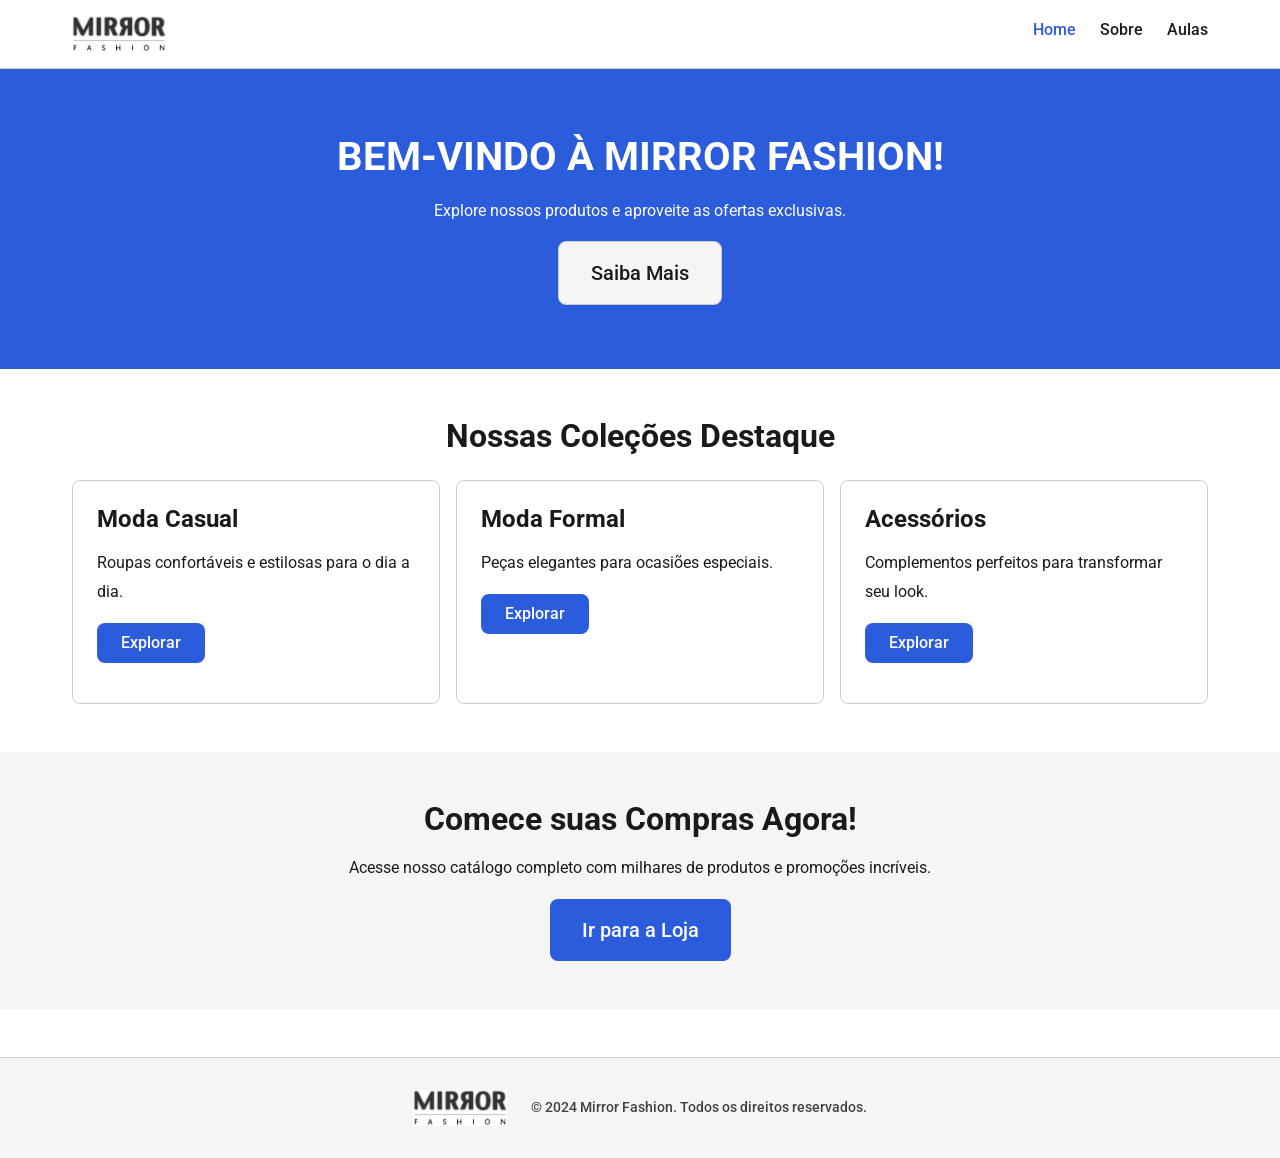
<file: index.html>
<!DOCTYPE html>
<html lang="pt-br">

<head>
    <meta charset="UTF-8">
    <meta name="viewport" content="width=device-width, initial-scale=1.0">
    
    <!-- Design System CSS -->
    <link rel="stylesheet" href="./css/reset.css">
    <link rel="stylesheet" href="./css/tokens.css">
    <link rel="stylesheet" href="./css/base.css">
    <link rel="stylesheet" href="./css/layout.css">
    <link rel="stylesheet" href="./css/components.css">
    <link rel="stylesheet" href="./css/utils.css">
    
    <!-- Fontes -->
    <link rel="preconnect" href="https://fonts.googleapis.com">
    <link rel="preconnect" href="https://fonts.gstatic.com" crossorigin>
    <link href="https://fonts.googleapis.com/css2?family=Roboto:ital,wght@0,100;0,300;0,400;0,500;0,700;0,900&display=swap" rel="stylesheet">
    
    <title>Home - Mirror Fashion</title>
</head>

<body>
    <!-- HEADER / NAVEGAÇÃO -->
    <header class="header">
        <div class="container">
            <div class="header__container">
                <img src="img/logo.png" alt="Logomarca Mirror Fashion" class="header__logo">
                <nav class="header__nav">
                    <li><a href="index.html" class="header__nav-link header__nav-link--active">Home</a></li>
                    <li><a href="about.html" class="header__nav-link">Sobre</a></li>
                    <li><a href="classes.html" class="header__nav-link">Aulas</a></li>
                </nav>
                <button class="header__toggle" aria-label="Menu">
                    <span class="header__toggle-bar"></span>
                    <span class="header__toggle-bar"></span>
                    <span class="header__toggle-bar"></span>
                </button>
            </div>
        </div>
    </header>

    <!-- MAIN CONTENT -->
    <main>
        <!-- SEÇÃO HERO -->
        <section class="section section--lg bg-primary">
            <div class="container text-center">
                <h1 class="text-uppercase">Bem-vindo à Mirror Fashion!</h1>
                <p class="text-lg">Explore nossos produtos e aproveite as ofertas exclusivas.</p>
                <a href="about.html" class="btn btn--secondary btn--lg">Saiba Mais</a>
            </div>
        </section>

        <!-- SEÇÃO DESTAQUES -->
        <section class="section">
            <div class="container">
                <h2 class="text-center mb-lg">Nossas Coleções Destaque</h2>
                
                <div class="grid grid--3-cols">
                    <div class="card">
                        <div class="card__body">
                            <h3>Moda Casual</h3>
                            <p>Roupas confortáveis e estilosas para o dia a dia.</p>
                            <a href="#" class="btn btn--primary">Explorar</a>
                        </div>
                    </div>

                    <div class="card">
                        <div class="card__body">
                            <h3>Moda Formal</h3>
                            <p>Peças elegantes para ocasiões especiais.</p>
                            <a href="#" class="btn btn--primary">Explorar</a>
                        </div>
                    </div>

                    <div class="card">
                        <div class="card__body">
                            <h3>Acessórios</h3>
                            <p>Complementos perfeitos para transformar seu look.</p>
                            <a href="#" class="btn btn--primary">Explorar</a>
                        </div>
                    </div>
                </div>
            </div>
        </section>

        <!-- SEÇÃO CTA -->
        <section class="section bg-muted">
            <div class="container container--md text-center">
                <h2>Comece suas Compras Agora!</h2>
                <p>Acesse nosso catálogo completo com milhares de produtos e promoções incríveis.</p>
                <a href="about.html" class="btn btn--primary btn--lg">Ir para a Loja</a>
            </div>
        </section>
    </main>

    <!-- FOOTER -->
    <footer class="footer">
        <div class="container">
            <div class="footer__container">
                <img src="img/logo.png" alt="Logomarca Mirror Fashion" class="footer__logo">
                <p class="footer__text">&copy; 2024 Mirror Fashion. Todos os direitos reservados.</p>
            </div>
        </div>
    </footer>

    <script>
        // Menu responsivo
        document.querySelector('.header__toggle').addEventListener('click', function() {
            document.querySelector('.header__nav').classList.toggle('header__nav--open');
        });
    </script>
</body>

</html>
</file>
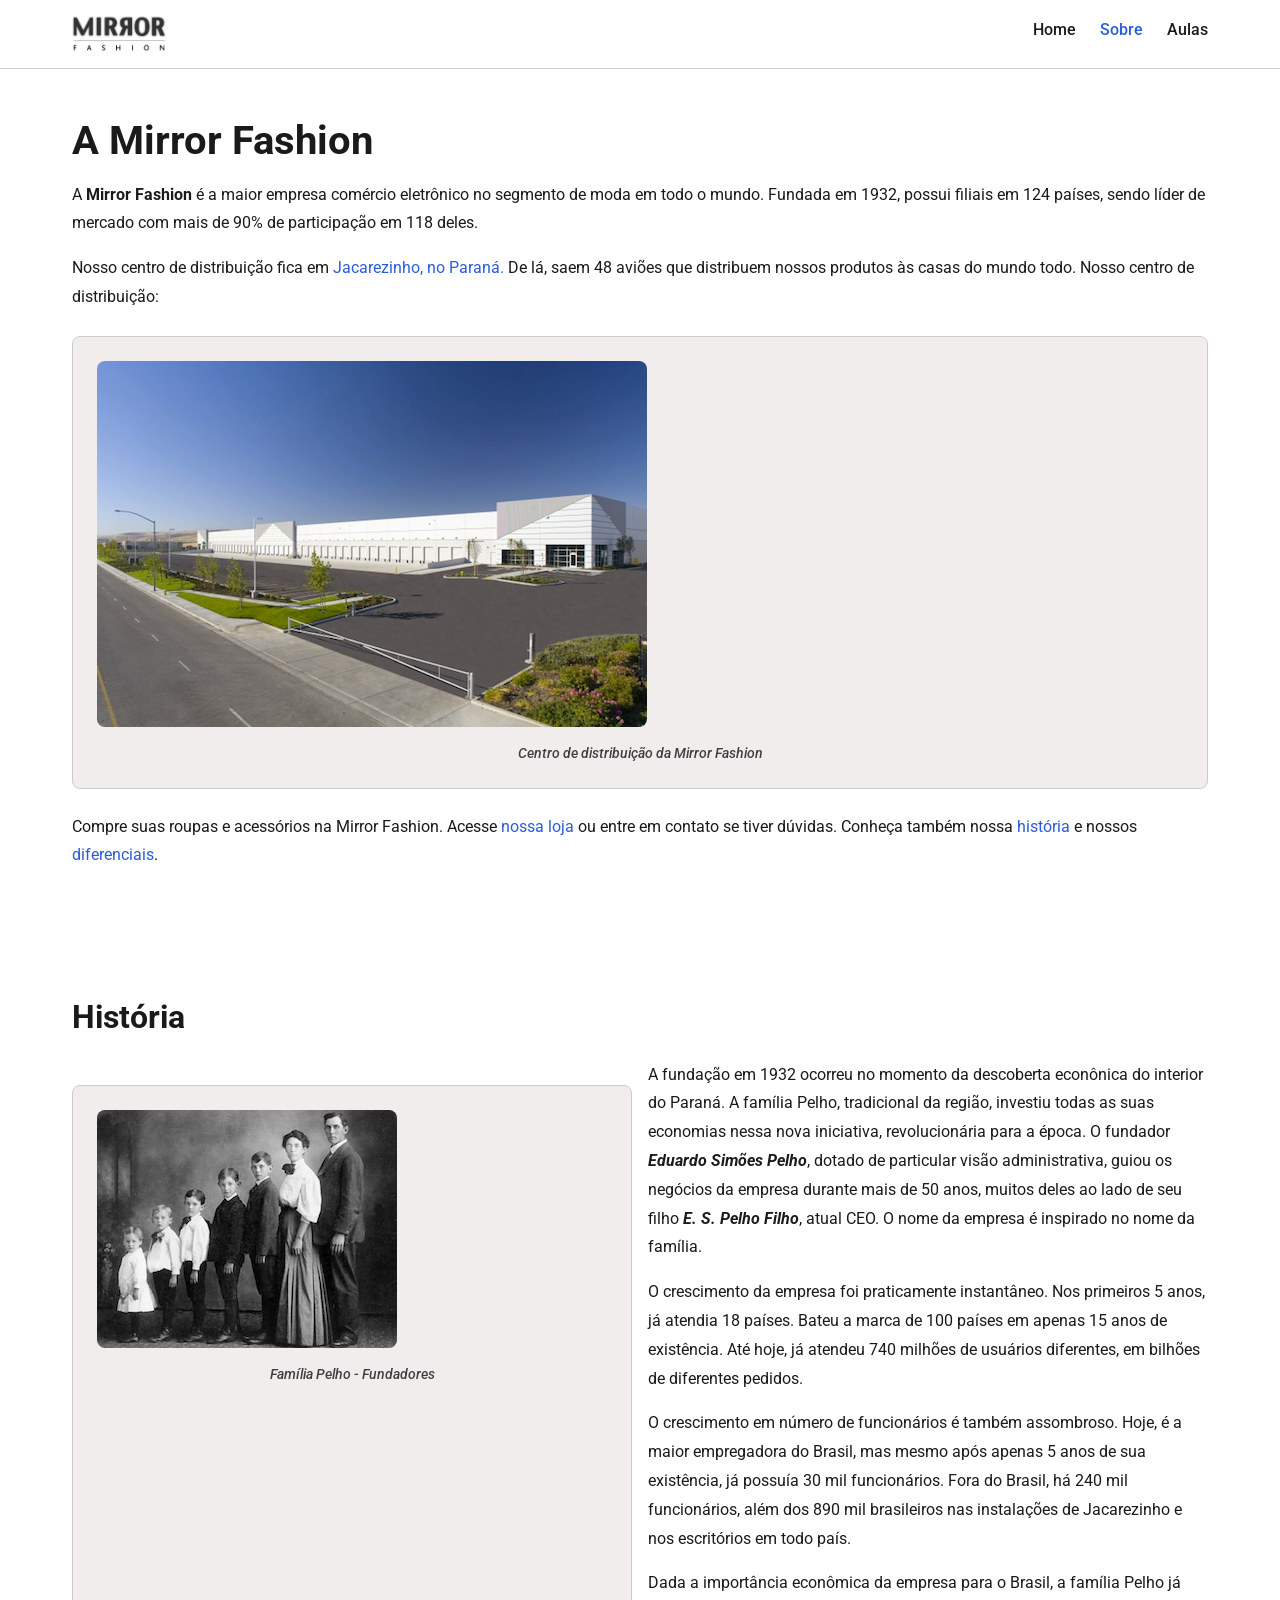
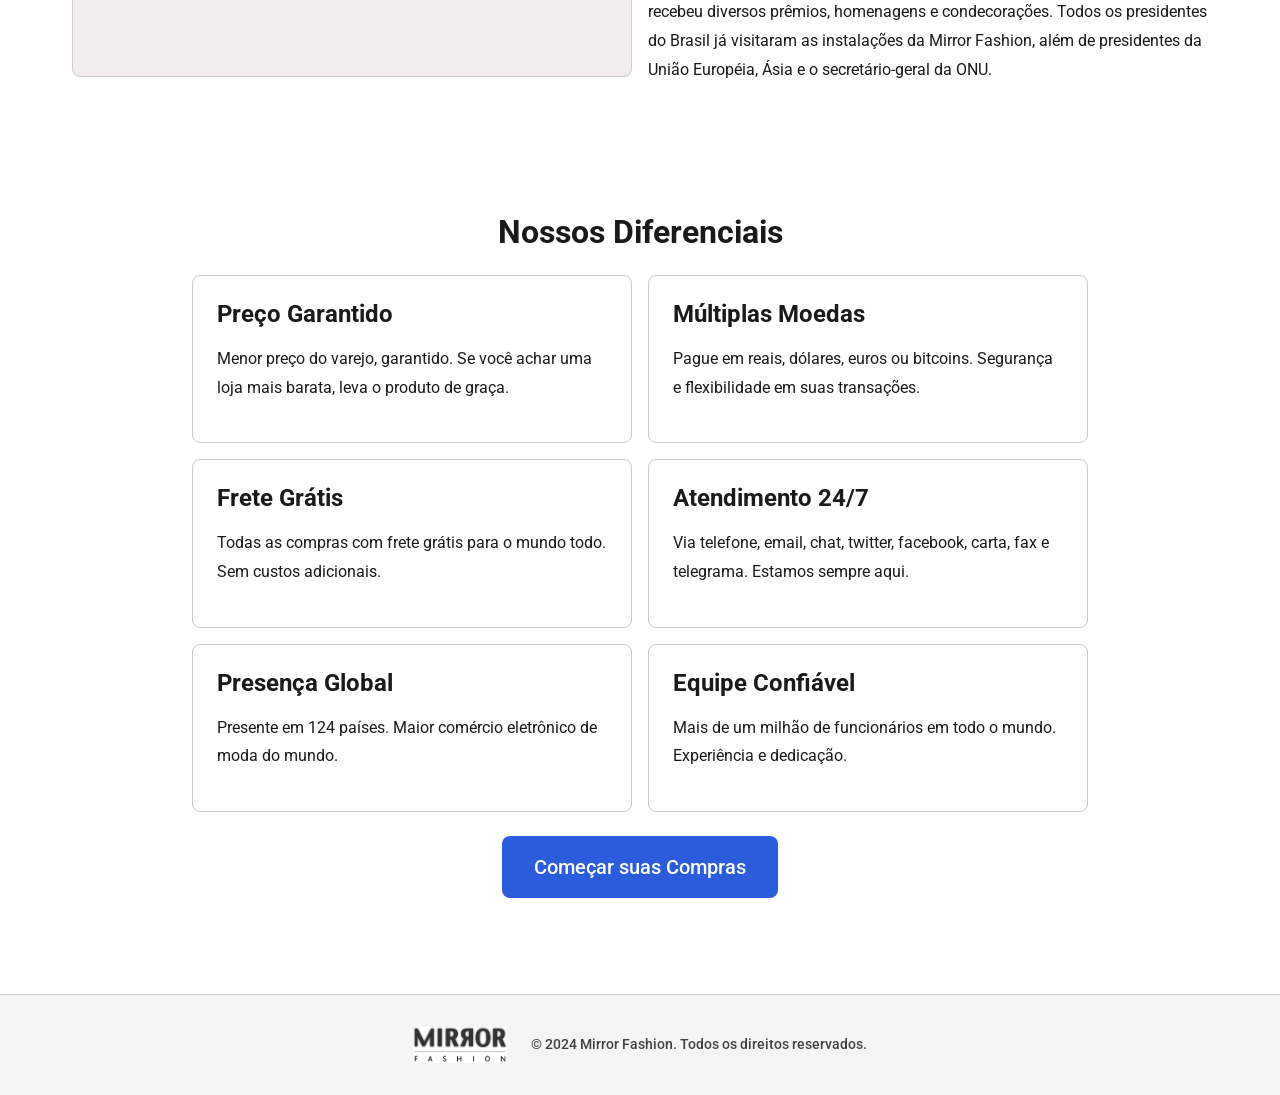
<file: about.html>
<!DOCTYPE html>
<html lang="pt-br">

<head>
    <meta charset="UTF-8">
    <meta name="viewport" content="width=device-width, initial-scale=1.0">
    
    <!-- Design System CSS -->
    <link rel="stylesheet" href="css/reset.css">
    <link rel="stylesheet" href="css/tokens.css">
    <link rel="stylesheet" href="css/base.css">
    <link rel="stylesheet" href="css/layout.css">
    <link rel="stylesheet" href="css/components.css">
    <link rel="stylesheet" href="css/utils.css">
    
    <!-- Fontes -->
    <link rel="preconnect" href="https://fonts.googleapis.com">
    <link rel="preconnect" href="https://fonts.gstatic.com" crossorigin>
    <link href="https://fonts.googleapis.com/css2?family=Roboto:ital,wght@0,100;0,300;0,400;0,500;0,700;0,900;1,100;1,300;1,400;1,500;1,700;1,900&display=swap" rel="stylesheet">
    
    <title>Sobre nós - Mirror Fashion</title>
</head>

<body>
    <!-- HEADER / NAVEGAÇÃO -->
    <header class="header">
        <div class="container">
            <div class="header__container">
                <img src="img/logo.png" alt="Logomarca Mirror Fashion" class="header__logo">
                <nav class="header__nav">
                    <li><a href="index.html" class="header__nav-link">Home</a></li>
                    <li><a href="about.html" class="header__nav-link header__nav-link--active">Sobre</a></li>
                    <li><a href="classes.html" class="header__nav-link">Aulas</a></li>
                </nav>
                <button class="header__toggle" aria-label="Menu">
                    <span class="header__toggle-bar"></span>
                    <span class="header__toggle-bar"></span>
                    <span class="header__toggle-bar"></span>
                </button>
            </div>
        </div>
    </header>

    <!-- MAIN CONTENT -->
    <main>
        <!-- SEÇÃO INTRO -->
        <section class="section">
            <div class="container">
                <h1>A Mirror Fashion</h1>
                <p>A <strong>Mirror Fashion</strong> é a maior empresa comércio eletrônico no segmento de moda em todo o mundo.
                    Fundada em 1932, possui filiais em 124 países, sendo líder de mercado com mais de 90% de
                    participação em 118 deles.</p>
                <p>Nosso centro de distribuição fica em <a href="https://maps.google.com.br/?q=Jacarezinho" target="_blank"
                        title="Acesso a localização no mapa.">Jacarezinho, no Paraná.</a> De lá, saem 48 aviões que
                    distribuem nossos produtos às casas do mundo todo. Nosso centro de distribuição:</p>
            </div>

            <!-- FIGURA MODERNA -->
            <div class="container">
                <figure class="figure">
                    <img src="img/centro-distribuicao.png" alt="Centro de Distribuição" class="figure__img">
                    <figcaption class="figure__caption">Centro de distribuição da Mirror Fashion</figcaption>
                </figure>
            </div>

            <div class="container">
                <p>Compre suas roupas e acessórios na Mirror Fashion. Acesse <a href="index.html" title="Boas compras!">nossa loja</a> ou entre em contato
                    se tiver dúvidas. Conheça também nossa <a href="#historia">história</a> e nossos <a href="#diferenciais">diferenciais</a>.
                </p>
            </div>
        </section>

        <!-- SEÇÃO HISTÓRIA -->
        <section class="section section--lg" id="historia">
            <div class="container">
                <header class="mb-lg">
                    <h2>História</h2>
                </header>

                <div class="grid grid--2-cols">
                    <figure class="figure">
                        <img src="img/familia-pelho.jpg" alt="Foto de família" class="figure__img">
                        <figcaption class="figure__caption">Família Pelho - Fundadores</figcaption>
                    </figure>
                    <div>
                        <p>A fundação em 1932 ocorreu no momento da descoberta econônica do interior do Paraná. A
                            família Pelho, tradicional da região, investiu todas as suas economias nessa nova iniciativa,
                            revolucionária para a época. O fundador <em>Eduardo Simões Pelho</em>, dotado de particular visão
                            administrativa, guiou os negócios da empresa durante mais de 50 anos, muitos deles ao lado
                            de seu filho <em>E. S. Pelho Filho</em>, atual CEO. O nome da empresa é inspirado no nome da família.
                        </p>
                        <p>O crescimento da empresa foi praticamente instantâneo. Nos primeiros 5 anos, já atendia 18 países.
                            Bateu a marca de 100 países em apenas 15 anos de existência. Até hoje, já atendeu 740 milhões
                            de usuários diferentes, em bilhões de diferentes pedidos.
                        </p>
                        <p>O crescimento em número de funcionários é também assombroso. Hoje, é a maior empregadora do
                            Brasil, mas mesmo após apenas 5 anos de sua existência, já possuía 30 mil funcionários. Fora do
                            Brasil, há 240 mil funcionários, além dos 890 mil brasileiros nas instalações de Jacarezinho e
                            nos escritórios em todo país.</p>
                        <p>Dada a importância econômica da empresa para o Brasil, a família Pelho já recebeu diversos prêmios,
                            homenagens e condecorações. Todos os presidentes do Brasil já visitaram as instalações da Mirror
                            Fashion, além de presidentes da União Européia, Ásia e o secretário-geral da ONU.</p>
                    </div>
                </div>
            </div>
        </section>

        <!-- SEÇÃO DIFERENCIAIS -->
        <section class="section" id="diferenciais">
            <div class="container container--md">
                <header class="text-center mb-lg">
                    <h2>Nossos Diferenciais</h2>
                </header>

                <div class="grid grid--2-cols">
                    <div class="card">
                        <div class="card__body">
                            <h3>Preço Garantido</h3>
                            <p>Menor preço do varejo, garantido. Se você achar uma loja mais barata, leva o produto de graça.</p>
                        </div>
                    </div>

                    <div class="card">
                        <div class="card__body">
                            <h3>Múltiplas Moedas</h3>
                            <p>Pague em reais, dólares, euros ou bitcoins. Segurança e flexibilidade em suas transações.</p>
                        </div>
                    </div>

                    <div class="card">
                        <div class="card__body">
                            <h3>Frete Grátis</h3>
                            <p>Todas as compras com frete grátis para o mundo todo. Sem custos adicionais.</p>
                        </div>
                    </div>

                    <div class="card">
                        <div class="card__body">
                            <h3>Atendimento 24/7</h3>
                            <p>Via telefone, email, chat, twitter, facebook, carta, fax e telegrama. Estamos sempre aqui.</p>
                        </div>
                    </div>

                    <div class="card">
                        <div class="card__body">
                            <h3>Presença Global</h3>
                            <p>Presente em 124 países. Maior comércio eletrônico de moda do mundo.</p>
                        </div>
                    </div>

                    <div class="card">
                        <div class="card__body">
                            <h3>Equipe Confiável</h3>
                            <p>Mais de um milhão de funcionários em todo o mundo. Experiência e dedicação.</p>
                        </div>
                    </div>
                </div>

                <div class="text-center mt-lg">
                    <a href="index.html" class="btn btn--primary btn--lg">Começar suas Compras</a>
                </div>
            </div>
        </section>
    </main>

    <!-- FOOTER -->
    <footer class="footer">
        <div class="container">
            <div class="footer__container">
                <img src="img/logo.png" alt="Logomarca Mirror Fashion" class="footer__logo">
                <p class="footer__text">&copy; 2024 Mirror Fashion. Todos os direitos reservados.</p>
            </div>
        </div>
    </footer>

    <script>
        // Menu responsivo simples
        document.querySelector('.header__toggle').addEventListener('click', function() {
            document.querySelector('.header__nav').classList.toggle('header__nav--open');
        });
    </script>
</body>

</html>
</file>
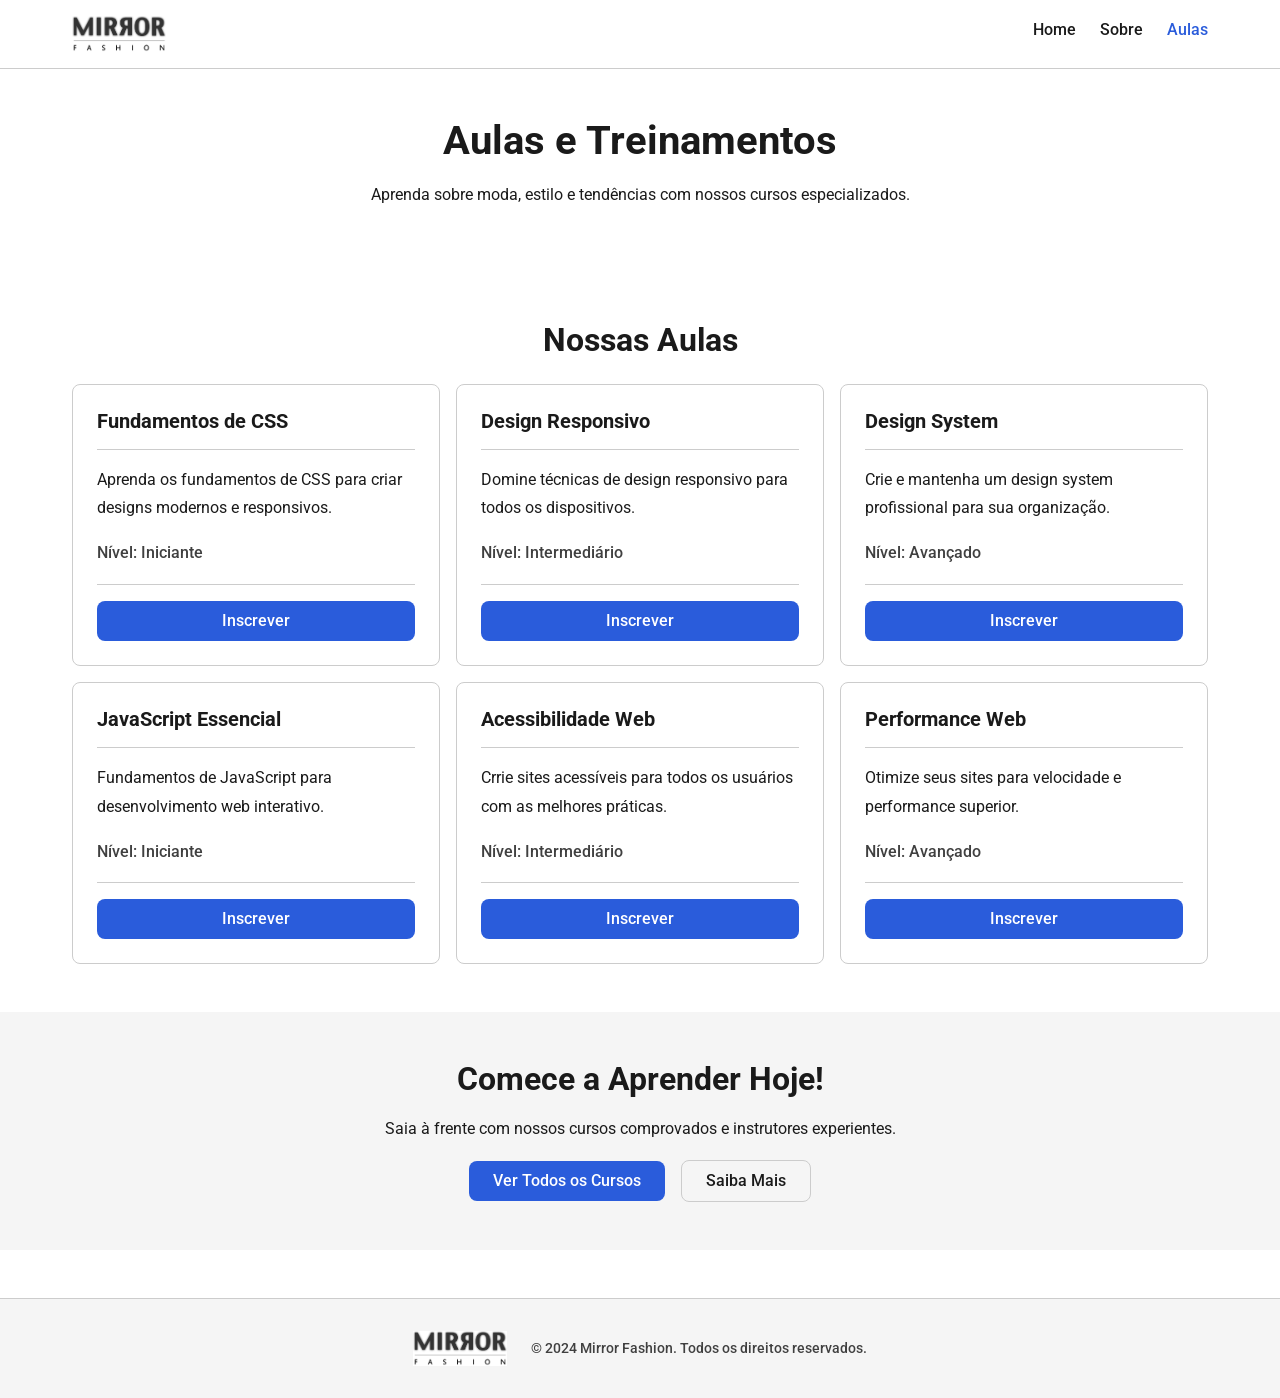
<file: classes.html>
<!DOCTYPE html>
<html lang="pt-br">

<head>
  <meta charset="UTF-8">
  <meta name="viewport" content="width=device-width, initial-scale=1.0">
  
  <!-- Design System CSS -->
  <link rel="stylesheet" href="css/reset.css">
  <link rel="stylesheet" href="css/tokens.css">
  <link rel="stylesheet" href="css/base.css">
  <link rel="stylesheet" href="css/layout.css">
  <link rel="stylesheet" href="css/components.css">
  <link rel="stylesheet" href="css/utils.css">
  
  <!-- Fontes -->
  <link rel="preconnect" href="https://fonts.googleapis.com">
  <link rel="preconnect" href="https://fonts.gstatic.com" crossorigin>
  <link href="https://fonts.googleapis.com/css2?family=Roboto:ital,wght@0,100;0,300;0,400;0,500;0,700;0,900&display=swap" rel="stylesheet">
  
  <title>Aulas - Mirror Fashion</title>
</head>

<body>
  <!-- HEADER / NAVEGAÇÃO -->
  <header class="header">
    <div class="container">
      <div class="header__container">
        <img src="img/logo.png" alt="Logomarca Mirror Fashion" class="header__logo">
        <nav class="header__nav">
          <li><a href="index.html" class="header__nav-link">Home</a></li>
          <li><a href="about.html" class="header__nav-link">Sobre</a></li>
          <li><a href="classes.html" class="header__nav-link header__nav-link--active">Aulas</a></li>
        </nav>
        <button class="header__toggle" aria-label="Menu">
          <span class="header__toggle-bar"></span>
          <span class="header__toggle-bar"></span>
          <span class="header__toggle-bar"></span>
        </button>
      </div>
    </div>
  </header>

  <!-- MAIN CONTENT -->
  <main>
    <!-- SEÇÃO INTRO -->
    <section class="section">
      <div class="container container--md">
        <h1 class="text-center">Aulas e Treinamentos</h1>
        <p class="text-center text-lg">Aprenda sobre moda, estilo e tendências com nossos cursos especializados.</p>
      </div>
    </section>

    <!-- SEÇÃO AULAS -->
    <section class="section">
      <div class="container">
        <h2 class="text-center mb-lg">Nossas Aulas</h2>

        <div class="grid grid--3-cols">
          <!-- Aula 1 -->
          <div class="card">
            <div class="card__header">
              <h3 class="card__title">Fundamentos de CSS</h3>
            </div>
            <div class="card__body">
              <p>Aprenda os fundamentos de CSS para criar designs modernos e responsivos.</p>
              <p class="text-sm text-muted">Nível: Iniciante</p>
            </div>
            <div class="card__footer">
              <a href="#" class="btn btn--primary btn--block">Inscrever</a>
            </div>
          </div>

          <!-- Aula 2 -->
          <div class="card">
            <div class="card__header">
              <h3 class="card__title">Design Responsivo</h3>
            </div>
            <div class="card__body">
              <p>Domine técnicas de design responsivo para todos os dispositivos.</p>
              <p class="text-sm text-muted">Nível: Intermediário</p>
            </div>
            <div class="card__footer">
              <a href="#" class="btn btn--primary btn--block">Inscrever</a>
            </div>
          </div>

          <!-- Aula 3 -->
          <div class="card">
            <div class="card__header">
              <h3 class="card__title">Design System</h3>
            </div>
            <div class="card__body">
              <p>Crie e mantenha um design system profissional para sua organização.</p>
              <p class="text-sm text-muted">Nível: Avançado</p>
            </div>
            <div class="card__footer">
              <a href="#" class="btn btn--primary btn--block">Inscrever</a>
            </div>
          </div>

          <!-- Aula 4 -->
          <div class="card">
            <div class="card__header">
              <h3 class="card__title">JavaScript Essencial</h3>
            </div>
            <div class="card__body">
              <p>Fundamentos de JavaScript para desenvolvimento web interativo.</p>
              <p class="text-sm text-muted">Nível: Iniciante</p>
            </div>
            <div class="card__footer">
              <a href="#" class="btn btn--primary btn--block">Inscrever</a>
            </div>
          </div>

          <!-- Aula 5 -->
          <div class="card">
            <div class="card__header">
              <h3 class="card__title">Acessibilidade Web</h3>
            </div>
            <div class="card__body">
              <p>Crrie sites acessíveis para todos os usuários com as melhores práticas.</p>
              <p class="text-sm text-muted">Nível: Intermediário</p>
            </div>
            <div class="card__footer">
              <a href="#" class="btn btn--primary btn--block">Inscrever</a>
            </div>
          </div>

          <!-- Aula 6 -->
          <div class="card">
            <div class="card__header">
              <h3 class="card__title">Performance Web</h3>
            </div>
            <div class="card__body">
              <p>Otimize seus sites para velocidade e performance superior.</p>
              <p class="text-sm text-muted">Nível: Avançado</p>
            </div>
            <div class="card__footer">
              <a href="#" class="btn btn--primary btn--block">Inscrever</a>
            </div>
          </div>
        </div>
      </div>
    </section>

    <!-- SEÇÃO CTA -->
    <section class="section bg-muted">
      <div class="container container--md text-center">
        <h2>Comece a Aprender Hoje!</h2>
        <p>Saia à frente com nossos cursos comprovados e instrutores experientes.</p>
        <div class="flex flex--center flex--gap-md">
          <a href="#" class="btn btn--primary">Ver Todos os Cursos</a>
          <a href="about.html" class="btn btn--secondary">Saiba Mais</a>
        </div>
      </div>
    </section>
  </main>

  <!-- FOOTER -->
  <footer class="footer">
    <div class="container">
      <div class="footer__container">
        <img src="img/logo.png" alt="Logomarca Mirror Fashion" class="footer__logo">
        <p class="footer__text">&copy; 2024 Mirror Fashion. Todos os direitos reservados.</p>
      </div>
    </div>
  </footer>

  <script>
    // Menu responsivo
    document.querySelector('.header__toggle').addEventListener('click', function() {
      document.querySelector('.header__nav').classList.toggle('header__nav--open');
    });
  </script>
</body>

</html>
</file>
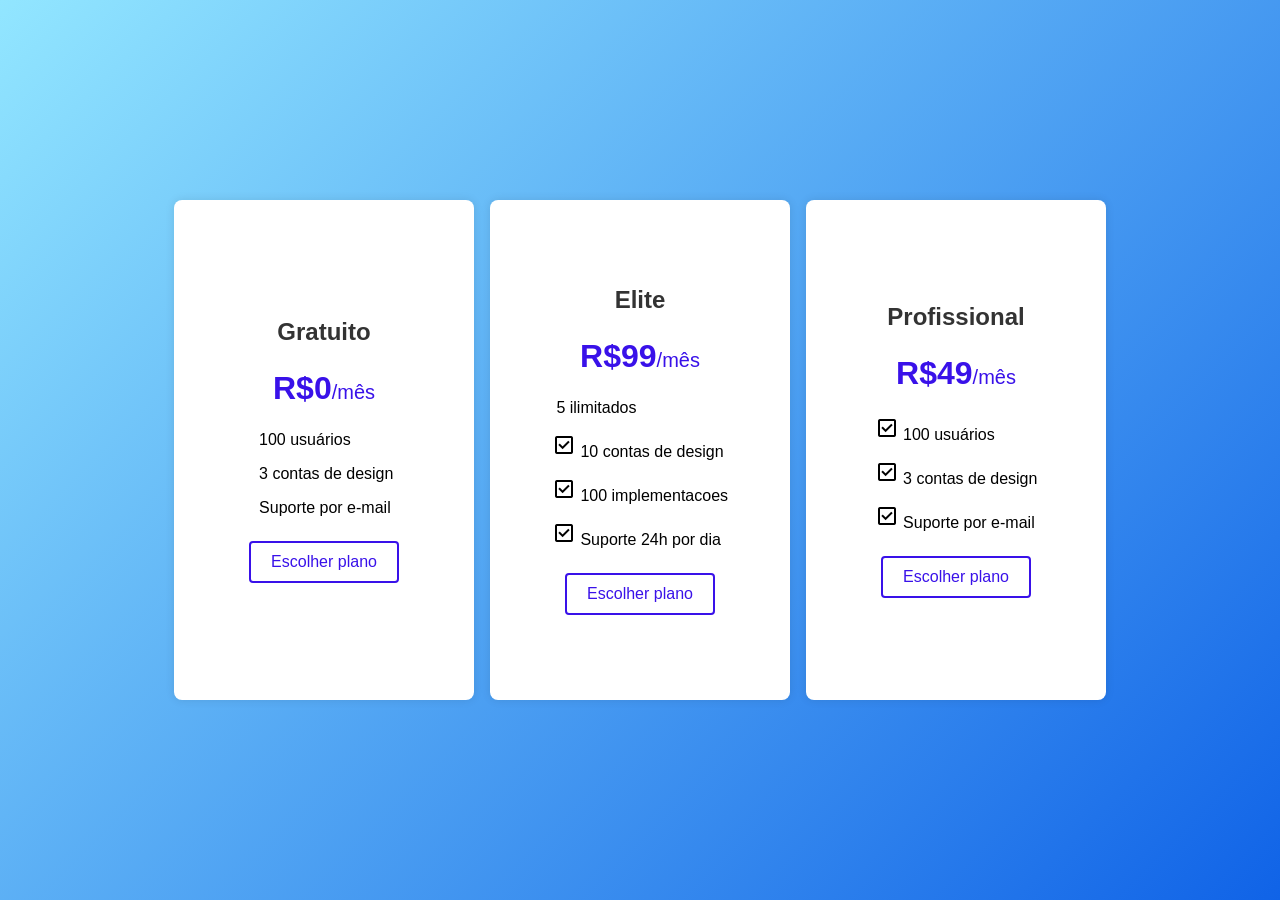
<file: cards/plano.html>
<!DOCTYPE html>
<html lang="pt-br">
<head>
  <meta charset="UTF-8">
  <meta name="viewport" content="width=device-width, initial-scale=1.0">
  <link rel="stylesheet" href="plano.css">
  <link rel="preconnect" href="https://fonts.googleapis.com">
  <link rel="preconnect" href="https://fonts.gstatic.com" crossorigin>
  <link href="https://fonts.googleapis.com/css2?family=Archivo+Black&family=Datatype:wght@100..900&family=Montserrat:ital,wght@0,100..900;1,100..900&family=Poppins:ital,wght@0,100;0,200;0,300;0,400;0,500;0,600;0,700;0,800;0,900;1,100;1,200;1,300;1,400;1,500;1,600;1,700;1,800;1,900&display=swap" rel="stylesheet">
  <link rel="stylesheet" href="https://fonts.googleapis.com/css2?family=Material+Symbols+Outlined:opsz,wght,FILL,GRAD@20..48,100..700,0..1,-50..200&icon_names=check_box" />
  <title>Escolha seu plano</title>
</head>
<body>
  <section>
    <h4>Gratuito</h4>
    <h3><span class="price">R$0</span>/mês</h3>
    <div class="checks">
      <div>
        <i class="material-symbols-outlined">
        </i>
        <label for="qtd-usuarios">100 usuários</label>
      </div>
      <div>
        <i class="material-symbols-outlined">
        </i>
        <label for="qtd-contas">3 contas de design</label>
      </div>
      <div>
        <i class="material-symbols-outlined">
        </i>
        <label for="suporte">Suporte por e-mail</label>
      </div>
    </div>
    <button>Escolher plano</button>
  </section>
  
  <section>
    <h4>Elite</h4>
    <h3><span class="price">R$99</span>/mês</h3>
    <div class="checks">
      <div>
        <i class="material-symbols-outlined">
        </i>
        <label for="qtd-usuarios">5 ilimitados</label>
      </div>
      <div>
        <i class="material-symbols-outlined">
          check_box
        </i>
        <label for="qtd-contas">10 contas de design</label>
      </div>
      <div>
        <i class="material-symbols-outlined">
          check_box
        </i>
        <label for="implementacao">100 implementacoes</label>
      </div>
      <div>
        <i class="material-symbols-outlined">
          check_box
        </i>
        <label for="suporte">Suporte 24h por dia</label>
      </div>
    </div>
    <button>Escolher plano</button>
  </section>
  <section>
    <h4>Profissional</h4>
    <h3><span class="price">R$49</span>/mês</h3>
    <div class="checks">
      <div>
        <i class="material-symbols-outlined">
          check_box
        </i>
        <label for="qtd-usuarios">100 usuários</label>
      </div>
      <div>
        <i class="material-symbols-outlined">
          check_box
        </i>
        <label for="qtd-contas">3 contas de design</label>
      </div>
      <div>
        <i class="material-symbols-outlined">
          check_box
        </i>
        <label for="suporte">Suporte por e-mail</label>
      </div>
    </div>
    <button>Escolher plano</button>
  </section>
</body>
</html>
</file>
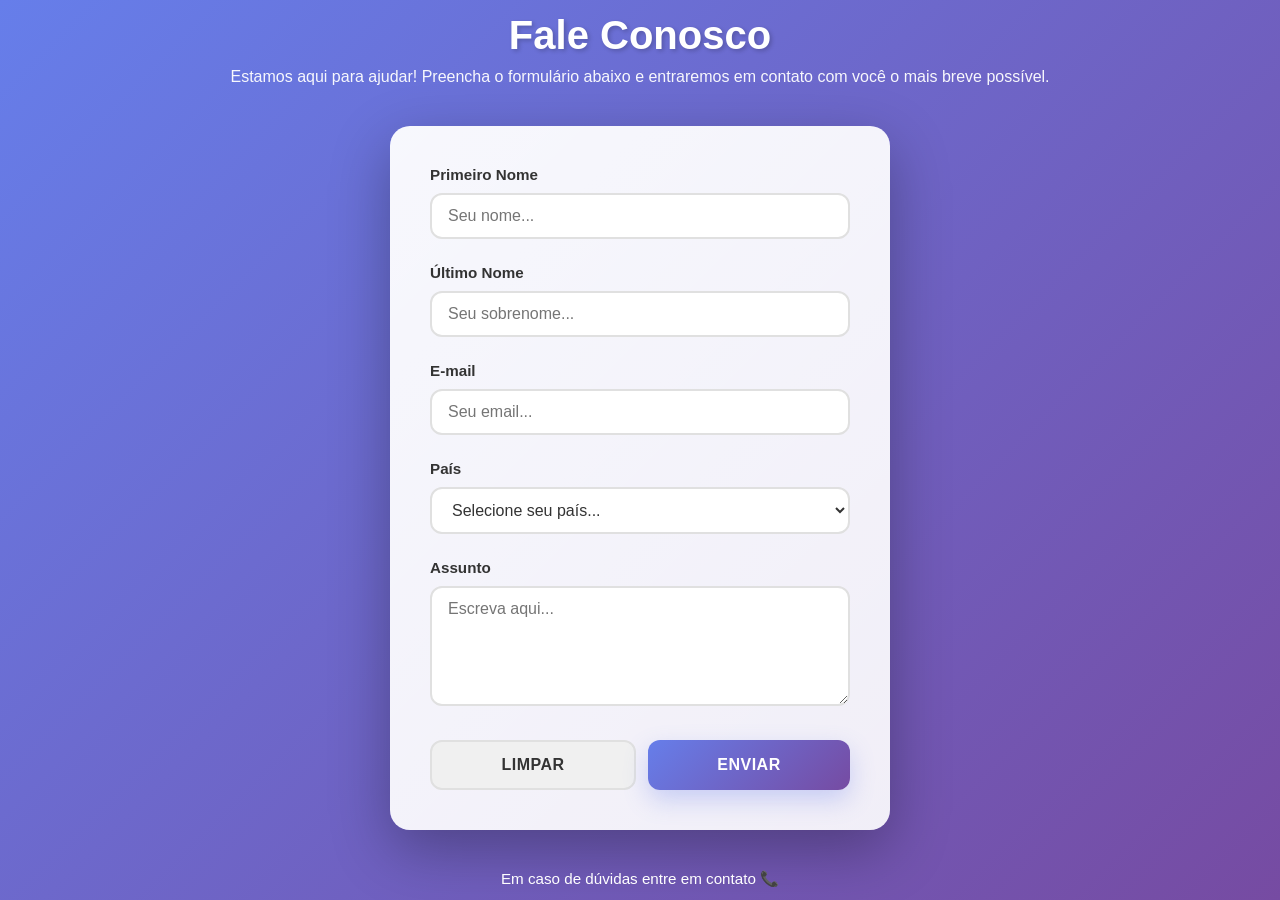
<file: forms/fale-conosco.html>
<!DOCTYPE html>
<html lang="pt-BR">
  <head>
    <meta charset="UTF-8" />
    <meta name="viewport" content="width=device-width, initial-scale=1.0" />
    <title>Fale Conosco</title>
    <link rel="stylesheet" href="./css/fale-conosco.css">
  </head>
  <body>
    <main class="container">
      <header>
        <h1>Fale Conosco</h1>
        <p>
          Estamos aqui para ajudar! Preencha o formulário abaixo e entraremos em
          contato com você o mais breve possível.
        </p>
      </header>
      <form action="./mensagem-enviada.html" method="get">
        <div class="form-group">
          <label for="name">Primeiro Nome</label>
          <input
            type="text"
            id="name"
            name="name"
            placeholder="Seu nome..."
            required
            maxlength="40"
            minlength="2"
          />
        </div>
        <div class="form-group">
          <label for="last_name">Último Nome</label>
          <input
            type="text"
            id="last_name"
            name="last_name"
            placeholder="Seu sobrenome..."
            required
            maxlength="60"
            minlength="2"
          />
        </div>
        <div class="form-group">
          <label for="email">E-mail</label>
          <input 
            type="email" 
            name="email" 
            id="email" 
            placeholder="Seu email..."
            required
            maxlength="30"
          />
        </div>
        <div class="form-group">
            <label for="pais">País</label>
            <select name="pais" id="pais" required>
                <option disabled selected>Selecione seu país...</option>
                <option value="brasil">Brasil</option>
                <option value="portugal">Portugal</option>
                <option value="angola">Angola</option>
                <option value="moçambique">Moçambique</option>
            </select>
        </div>
        <div class="form-group">
            <label for="message">Assunto</label>
            <textarea
                name="message"
                id="message"
                placeholder="Escreva aqui..."
                required
                maxlength="500"                
            ></textarea>
        </div>
        <div class="btn-container">
            <input type="reset" value="Limpar">
            <input type="submit" value="Enviar">
        </div>
      </form>
      <footer class="footer-contact">
        <p>Em caso de dúvidas entre em contato 📞</p>
      </footer>
    </main>
  </body>
</html>
</file>
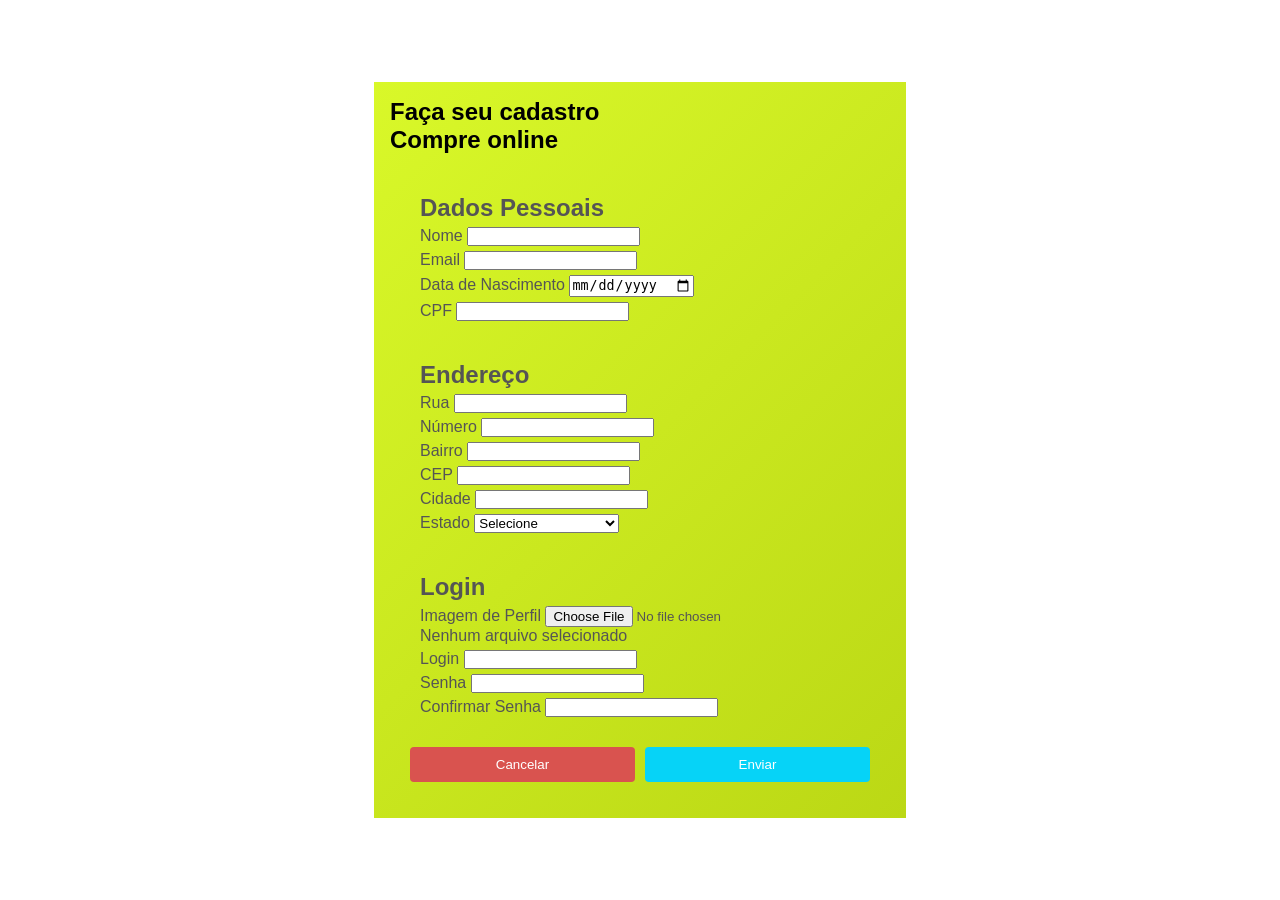
<file: forms/forms2.html>
<!DOCTYPE html>
<html lang="pt-br">
<head>
  <meta charset="UTF-8">
  <meta name="viewport" content="width=device-width, initial-scale=1.0">
  <title>Formulario</title>
  <link rel="stylesheet" href="./css/forms2.css">
</head>
<body>
  <section>
    <header>
      <h1>Faça seu cadastro</h1>
      <h2>Compre online</h2>
    </header>
    <form action="">
      <div class="container">
        <h1>Dados Pessoais</h1>
        <div>
          <label for="nome">Nome</label>
          <input type="text" id="nome" name="nome">
        </div>
        <div>
          <label for="email">Email</label>
          <input type="email" id="email" name="email">
        </div>
        <div>
          <label for="data-nascimento">Data de Nascimento</label>
          <input type="date" id="data-nascimento" name="data-nascimento">
        </div>
        <div>
          <label for="cpf">CPF</label>
          <input type="text" id="cpf" name="cpf">
        </div>
      </div>
      <div class="container">
        <h1>Endereço</h1>
        <div>
          <label for="rua">Rua</label>
          <input type="text" id="rua" name="rua">
        </div>
        <div>
          <label for="numero">Número</label>
          <input type="text" id="numero" name="numero">
        </div>
        <div>
          <label for="bairro">Bairro</label>
          <input type="text" id="bairro" name="bairro">
        </div>
        <div>
          <label for="cep">CEP</label>
          <input type="text" id="cep" name="cep">
        </div>
        <div>
          <label for="cidade">Cidade</label>
          <input type="text" id="cidade" name="cidade">
        </div>
        <div>
          <label for="estado">Estado</label>
          <select id="estado" name="estado">
            <option value="">Selecione</option>
            <option value="AC">Acre</option>
            <option value="AL">Alagoas</option>
            <option value="AP">Amapá</option>
            <option value="AM">Amazonas</option>
            <option value="BA">Bahia</option>
            <option value="CE">Ceará</option>
            <option value="DF">Distrito Federal</option>
            <option value="ES">Espírito Santo</option>
            <option value="GO">Goiás</option>
            <option value="MA">Maranhão</option>
            <option value="MT">Mato Grosso</option>
            <option value="MS">Mato Grosso do Sul</option>
            <option value="MG">Minas Gerais</option>
            <option value="PA">Pará</option>
            <option value="PB">Paraíba</option>
            <option value="PR">Paraná</option>
            <option value="PE">Pernambuco</option>
            <option value="PI">Piauí</option>
            <option value="RJ">Rio de Janeiro</option>
            <option value="RN">Rio Grande do Norte</option>
            <option value="RS">Rio Grande do Sul</option>
            <option value="RO">Rondônia</option>
            <option value="RR">Roraima</option>
            <option value="SC">Santa Catarina</option>
            <option value="SP">São Paulo</option>
            <option value="SE">Sergipe</option>
            <option value="TO">Tocantins</option>
          </select >
        </div>
      </div>
      <div class="container">
        <h1>Login</h1>
        <div>
          <label for="imagem">Imagem de Perfil</label>
          <input type="file" id="imagem" name="imagem">
          <p>Nenhum arquivo selecionado</p>
        </div>
        <div>
          <label for="login">Login</label>
          <input type="text" id="login" name="login">
        </div>
        <div>
          <label for="senha">Senha</label>
          <input type="password" id="senha" name="senha">
        </div>
        <div>
          <label for="confirmar-senha">Confirmar Senha</label>
          <input type="password" id="confirmar-senha" name="confirmar-senha">
        </div>
      </div>
      <div class="btn-container">
        <input type="reset" value="Cancelar">
        <input type="submit" value="Enviar">
      </div>
    </form >
  </section>
</body >
</html>
</file>
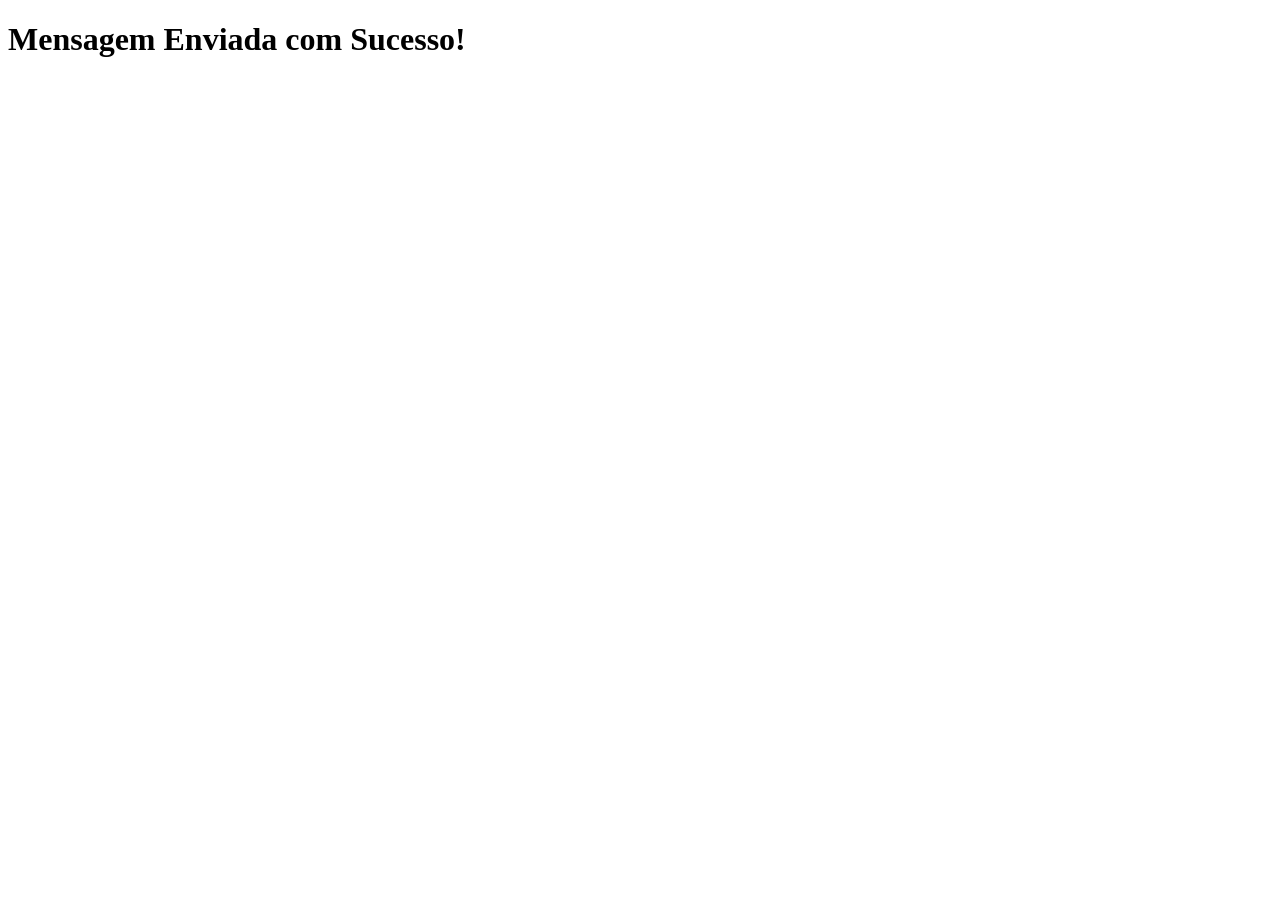
<file: forms/mensagem-enviada.html>
<!DOCTYPE html>
<html lang="en">
<head>
  <meta charset="UTF-8">
  <meta name="viewport" content="width=device-width, initial-scale=1.0">
  <title>Mensagem Enviada</title>
</head>
<body>
  <h1>Mensagem Enviada com Sucesso!</h1>
</body>
</html>
</file>
<file: css/tokens.css>
/* ============================================
   DESIGN SYSTEM - TOKENS E VARIÁVEIS GLOBAIS
   ============================================ */

:root {
  /* ---- PALETA DE CORES ---- */
  --color-primary: #333;
  --color-secondary: #777;
  --color-accent: #2a5cdb;
  --color-success: #27ae60;
  --color-warning: #f39c12;
  --color-error: #e74c3c;
  
  --color-bg-light: #f2eded;
  --color-bg-muted: #f5f5f5;
  --color-border: #ccc;
  --color-text-primary: #1a1a1a;
  --color-text-secondary: #404040;
  --color-text-light: #666;
  
  /* ---- TIPOGRAFIA ---- */
  --font-family-primary: "Roboto", -apple-system, BlinkMacSystemFont, "Segoe UI", sans-serif;
  --font-family-mono: "Courier New", monospace;
  
  --font-weight-light: 300;
  --font-weight-normal: 400;
  --font-weight-medium: 500;
  --font-weight-bold: 700;
  
  --font-size-xs: 0.75rem;
  --font-size-sm: 0.875rem;
  --font-size-base: 1rem;
  --font-size-lg: 1.25rem;
  --font-size-xl: 1.5rem;
  --font-size-2xl: 2rem;
  --font-size-3xl: 2.5rem;
  
  --line-height-tight: 1.2;
  --line-height-normal: 1.5;
  --line-height-loose: 1.8;
  
  /* ---- ESPAÇAMENTO ---- */
  --space-xs: 4px;
  --space-sm: 8px;
  --space-md: 16px;
  --space-lg: 24px;
  --space-xl: 32px;
  --space-2xl: 48px;
  --space-3xl: 64px;
  
  /* ---- BORDER & RADIUS ---- */
  --border-width: 1px;
  --border-width-thick: 2px;
  --radius-sm: 4px;
  --radius-md: 8px;
  --radius-lg: 12px;
  
  /* ---- SOMBRAS ---- */
  --shadow-sm: 0 1px 2px rgba(0, 0, 0, 0.05);
  --shadow-md: 0 4px 6px rgba(0, 0, 0, 0.1);
  --shadow-lg: 0 10px 15px rgba(0, 0, 0, 0.1);
  --shadow-xl: 0 20px 25px rgba(0, 0, 0, 0.1);
  
  /* ---- COMPONENTES ESPECÍFICOS ---- */
  --logo-width: 94px;
  --logo-height: auto;
  
  --container-max-width: 1200px;
  --container-padding-mobile: var(--space-md);
  --container-padding-tablet: var(--space-lg);
  --container-padding-desktop: var(--space-xl);
  
  /* ---- TRANSIÇÕES ---- */
  --transition-fast: 150ms ease-in-out;
  --transition-normal: 300ms ease-in-out;
  --transition-slow: 500ms ease-in-out;
  
  /* ---- Z-INDEX ---- */
  --z-dropdown: 100;
  --z-modal: 1000;
  --z-tooltip: 1100;
}
</file>
<file: css/base.css>
/* ============================================
   ESTILOS BASE - HTML5 E RESET APRIMORADO
   ============================================ */

*,
*::before,
*::after {
  box-sizing: border-box;
  margin: 0;
  padding: 0;
}

html {
  font-size: 16px;
  scroll-behavior: smooth;
}

body {
  font-family: var(--font-family-primary);
  font-size: var(--font-size-base);
  font-weight: var(--font-weight-normal);
  line-height: var(--line-height-normal);
  color: var(--color-text-primary);
  background-color: #fff;
  min-height: 100vh;
}

/* ---- HEADINGS ---- */
h1,
h2,
h3,
h4,
h5,
h6 {
  font-weight: var(--font-weight-bold);
  line-height: var(--line-height-tight);
  margin-bottom: var(--space-md);
}

h1 {
  font-size: var(--font-size-3xl);
}

h2 {
  font-size: var(--font-size-2xl);
}

h3 {
  font-size: var(--font-size-xl);
}

h4 {
  font-size: var(--font-size-lg);
}

h5,
h6 {
  font-size: var(--font-size-base);
}

/* ---- PÁRRAFOS E TEXTO ---- */
p {
  margin-bottom: var(--space-md);
  line-height: var(--line-height-loose);
}

small {
  font-size: var(--font-size-sm);
}

em,
strong {
  font-weight: var(--font-weight-bold);
}

/* ---- LINKS ---- */
a {
  color: var(--color-accent);
  text-decoration: none;
  transition: color var(--transition-fast);
}

a:hover {
  color: var(--color-primary);
  text-decoration: underline;
}

a:focus {
  outline: 2px solid var(--color-accent);
  outline-offset: 2px;
}

/* ---- LISTAS ---- */
ul,
ol {
  margin-bottom: var(--space-md);
  padding-left: var(--space-xl);
}

li {
  margin-bottom: var(--space-sm);
}

/* ---- IMAGENS E MEDIA ---- */
img,
video,
iframe {
  max-width: 100%;
  height: auto;
  display: block;
}

figure {
  margin-bottom: var(--space-lg);
  overflow: hidden;
}

figcaption {
  font-size: var(--font-size-sm);
  color: var(--color-text-light);
  font-style: italic;
  margin-top: var(--space-sm);
  font-weight: 500;
}

/* ---- FORMULÁRIOS ---- */
button,
input,
textarea,
select {
  font: inherit;
  color: inherit;
}

button {
  cursor: pointer;
  border: none;
  background: none;
}

input,
textarea,
select {
  padding: var(--space-sm) var(--space-md);
  border: var(--border-width) solid var(--color-border);
  border-radius: var(--radius-md);
  transition: border-color var(--transition-fast);
}

input:focus,
textarea:focus,
select:focus {
  outline: none;
  border-color: var(--color-accent);
}

/* ---- TABELAS ---- */
table {
  width: 100%;
  border-collapse: collapse;
  margin-bottom: var(--space-lg);
}

th,
td {
  padding: var(--space-md);
  text-align: left;
  border-bottom: var(--border-width) solid var(--color-border);
}

th {
  background-color: var(--color-bg-muted);
  font-weight: var(--font-weight-bold);
}

/* ---- SEÇÕES SEMÂNTICAS ---- */
hr {
  border: none;
  border-top: var(--border-width) solid var(--color-border);
  margin: var(--space-lg) 0;
}

code {
  font-family: var(--font-family-mono);
  background-color: var(--color-bg-muted);
  padding: 2px 6px;
  border-radius: var(--radius-sm);
  font-size: var(--font-size-sm);
}

pre {
  background-color: var(--color-bg-muted);
  padding: var(--space-md);
  border-radius: var(--radius-md);
  overflow-x: auto;
  margin-bottom: var(--space-lg);
}

mark {
  background-color: #fff3cd;
  padding: 2px 6px;
  border-radius: var(--radius-sm);
}

blockquote {
  border-left: 4px solid var(--color-accent);
  padding-left: var(--space-md);
  margin-left: 0;
  margin-bottom: var(--space-md);
  font-style: italic;
  color: var(--color-text-primary);
  font-weight: 500;
}
</file>
<file: css/layout.css>
/* ============================================
   COMPONENTES DE LAYOUT - CONTAINER, GRID, FLEXBOX
   ============================================ */

/* ---- CONTAINER PRINCIPAL ---- */
.container {
  width: 100%;
  max-width: var(--container-max-width);
  margin: 0 auto;
  padding-left: var(--container-padding-mobile);
  padding-right: var(--container-padding-mobile);
}

@media (min-width: 768px) {
  .container {
    padding-left: var(--container-padding-tablet);
    padding-right: var(--container-padding-tablet);
  }
}

@media (min-width: 1024px) {
  .container {
    padding-left: var(--container-padding-desktop);
    padding-right: var(--container-padding-desktop);
  }
}

/* ---- VARIAÇÕES DE CONTAINER ---- */
.container--sm {
  max-width: 640px;
}

.container--md {
  max-width: 960px;
}

.container--lg {
  max-width: var(--container-max-width);
}

.container--full {
  max-width: 100%;
  padding-left: 0;
  padding-right: 0;
}

/* ---- GRID SYSTEM ---- */
.grid {
  display: grid;
  gap: var(--space-md);
}

.grid--2-cols {
  grid-template-columns: repeat(2, 1fr);
}

.grid--3-cols {
  grid-template-columns: repeat(3, 1fr);
}

.grid--4-cols {
  grid-template-columns: repeat(4, 1fr);
}

/* RESPONSIVO */
@media (max-width: 768px) {
  .grid--2-cols,
  .grid--3-cols,
  .grid--4-cols {
    grid-template-columns: 1fr;
  }
}

@media (min-width: 768px) and (max-width: 1024px) {
  .grid--3-cols,
  .grid--4-cols {
    grid-template-columns: repeat(2, 1fr);
  }
}

/* ---- FLEXBOX UTILITÁRIOS ---- */
.flex {
  display: flex;
}

.flex--row {
  flex-direction: row;
}

.flex--column {
  flex-direction: column;
}

.flex--wrap {
  flex-wrap: wrap;
}

.flex--center {
  justify-content: center;
  align-items: center;
}

.flex--between {
  justify-content: space-between;
  align-items: center;
}

.flex--around {
  justify-content: space-around;
  align-items: center;
}

.flex--start {
  justify-content: flex-start;
  align-items: flex-start;
}

.flex--end {
  justify-content: flex-end;
  align-items: flex-end;
}

.flex--gap-sm {
  gap: var(--space-sm);
}

.flex--gap-md {
  gap: var(--space-md);
}

.flex--gap-lg {
  gap: var(--space-lg);
}

/* ---- ESPAÇAMENTO UTILITÁRIOS ---- */
.m-0 {
  margin: 0;
}

.m-xs {
  margin: var(--space-xs);
}

.m-sm {
  margin: var(--space-sm);
}

.m-md {
  margin: var(--space-md);
}

.m-lg {
  margin: var(--space-lg);
}

.m-xl {
  margin: var(--space-xl);
}

.mt-md {
  margin-top: var(--space-md);
}

.mt-lg {
  margin-top: var(--space-lg);
}

.mb-md {
  margin-bottom: var(--space-md);
}

.mb-lg {
  margin-bottom: var(--space-lg);
}

.p-md {
  padding: var(--space-md);
}

.p-lg {
  padding: var(--space-lg);
}

.px-md {
  padding-left: var(--space-md);
  padding-right: var(--space-md);
}

.py-md {
  padding-top: var(--space-md);
  padding-bottom: var(--space-md);
}

/* ---- SEÇÃO COM PADDING E MARGIN ---- */
.section {
  padding-top: var(--space-2xl);
  padding-bottom: var(--space-2xl);
}

.section--sm {
  padding-top: var(--space-xl);
  padding-bottom: var(--space-xl);
}

.section--lg {
  padding-top: var(--space-3xl);
  padding-bottom: var(--space-3xl);
}
</file>
<file: css/components.css>
/* ============================================
   COMPONENTES REUTILIZÁVEIS - BEM PATTERN
   ============================================ */

/* ============ HEADER ============ */
.header {
  background-color: #fff;
  border-bottom: var(--border-width) solid var(--color-border);
  padding: var(--space-md) 0;
  sticky: top;
  z-index: 50;
}

.header__container {
  display: flex;
  align-items: center;
  justify-content: space-between;
}

.header__logo {
  width: var(--logo-width);
  height: var(--logo-height);
  transition: opacity var(--transition-fast);
}

.header__logo:hover {
  opacity: 0.8;
}

.header__nav {
  display: flex;
  list-style: none;
  gap: var(--space-lg);
  margin: 0;
  padding: 0;
}

.header__nav-link {
  color: var(--color-text-primary);
  font-weight: var(--font-weight-medium);
  transition: color var(--transition-fast);
}

.header__nav-link:hover,
.header__nav-link--active {
  color: var(--color-accent);
}

/* Hamburger menu (móvel) */
.header__toggle {
  display: none;
  flex-direction: column;
  cursor: pointer;
  gap: 4px;
}

@media (max-width: 768px) {
  .header__toggle {
    display: flex;
  }

  .header__toggle-bar {
    width: 25px;
    height: 3px;
    background-color: var(--color-text-primary);
    border-radius: var(--radius-sm);
    transition: all var(--transition-fast);
  }

  .header__nav {
    position: absolute;
    top: 100%;
    left: 0;
    right: 0;
    flex-direction: column;
    background-color: #fff;
    border-bottom: var(--border-width) solid var(--color-border);
    gap: 0;
    max-height: 0;
    overflow: hidden;
    transition: max-height var(--transition-normal);
  }

  .header__nav--open {
    max-height: 500px;
  }

  .header__nav-link {
    padding: var(--space-md) var(--space-lg);
    display: block;
  }
}

/* ============ FOOTER ============ */
.footer {
  background-color: var(--color-bg-muted);
  color: var(--color-text-secondary);
  margin-top: var(--space-2xl);
  padding: var(--space-xl) 0;
  border-top: var(--border-width) solid var(--color-border);
  font-weight: 500;
}

.footer__container {
  display: flex;
  align-items: center;
  justify-content: center;
  gap: var(--space-lg);
  flex-wrap: wrap;
}

.footer__logo {
  width: var(--logo-width);
  height: var(--logo-height);
}

.footer__text {
  margin: 0;
  font-size: var(--font-size-sm);
  color: var(--color-text-secondary);
  font-weight: 500;
}

.footer__links {
  display: flex;
  list-style: none;
  gap: var(--space-lg);
  margin: 0;
  padding: 0;
  justify-content: center;
  flex-wrap: wrap;
}

.footer__link {
  color: var(--color-text-secondary);
  font-weight: 500;
  transition: color var(--transition-fast);
}

.footer__link:hover {
  color: var(--color-accent);
}

/* ============ CARD ============ */
.card {
  background-color: #fff;
  border: var(--border-width) solid var(--color-border);
  border-radius: var(--radius-md);
  padding: var(--space-lg);
  transition: all var(--transition-normal);
}

.card:hover {
  box-shadow: var(--shadow-md);
  transform: translateY(-2px);
}

.card__header {
  margin-bottom: var(--space-md);
  padding-bottom: var(--space-md);
  border-bottom: var(--border-width) solid var(--color-border);
}

.card__title {
  margin: 0;
  font-size: var(--font-size-lg);
}

.card__body {
  margin-bottom: var(--space-md);
}

.card__footer {
  padding-top: var(--space-md);
  border-top: var(--border-width) solid var(--color-border);
}

/* ============ BOTÕES ============ */
.btn {
  display: inline-flex;
  align-items: center;
  justify-content: center;
  gap: var(--space-sm);
  padding: var(--space-sm) var(--space-lg);
  font-size: var(--font-size-base);
  font-weight: var(--font-weight-medium);
  border: none;
  border-radius: var(--radius-md);
  cursor: pointer;
  transition: all var(--transition-fast);
  text-decoration: none;
}

.btn--primary {
  background-color: var(--color-accent);
  color: #fff;
}

.btn--primary:hover {
  background-color: #1e47b3;
  opacity: 0.9;
}

.btn--secondary {
  background-color: var(--color-bg-muted);
  color: var(--color-text-primary);
  border: var(--border-width) solid var(--color-border);
}

.btn--secondary:hover {
  background-color: var(--color-border);
}

.btn--success {
  background-color: var(--color-success);
  color: #fff;
}

.btn--success:hover {
  opacity: 0.9;
}

.btn--sm {
  padding: 6px 12px;
  font-size: var(--font-size-sm);
}

.btn--lg {
  padding: var(--space-md) var(--space-xl);
  font-size: var(--font-size-lg);
}

.btn--block {
  width: 100%;
}

/* ============ BADGES ============ */
.badge {
  display: inline-block;
  padding: 2px 8px;
  font-size: var(--font-size-xs);
  font-weight: var(--font-weight-bold);
  border-radius: var(--radius-sm);
  background-color: var(--color-bg-muted);
  color: var(--color-text-primary);
}

.badge--primary {
  background-color: var(--color-accent);
  color: #fff;
}

.badge--success {
  background-color: var(--color-success);
  color: #fff;
}

.badge--warning {
  background-color: var(--color-warning);
  color: #fff;
}

.badge--error {
  background-color: var(--color-error);
  color: #fff;
}

/* ============ ALERT ============ */
.alert {
  padding: var(--space-md) var(--space-lg);
  border-radius: var(--radius-md);
  border-left: 4px solid;
  margin-bottom: var(--space-md);
}

.alert--success {
  background-color: #d4edda;
  border-color: var(--color-success);
  color: #155724;
}

.alert--warning {
  background-color: #fff3cd;
  border-color: var(--color-warning);
  color: #856404;
}

.alert--error {
  background-color: #f8d7da;
  border-color: var(--color-error);
  color: #721c24;
}

.alert--info {
  background-color: #d1ecf1;
  border-color: var(--color-accent);
  color: #0c5460;
}

/* ============ FIGURA COM ESTILO ============ */
.figure {
  background-color: var(--color-bg-light);
  border: var(--border-width) solid var(--color-border);
  border-radius: var(--radius-md);
  text-align: center;
  padding: var(--space-lg);
  margin: var(--space-lg) 0;
  overflow: hidden;
}

.figure__img {
  display: block;
  margin-bottom: var(--space-md);
  border-radius: var(--radius-md);
}

.figure__caption {
  font-style: italic;
  color: var(--color-text-secondary);
  font-size: var(--font-size-sm);
  margin: 0;
  font-weight: 500;
}

/* ============ BREADCRUMB ============ */
.breadcrumb {
  display: flex;
  list-style: none;
  gap: var(--space-sm);
  margin: 0 0 var(--space-lg) 0;
  padding: 0;
  font-size: var(--font-size-sm);
}

.breadcrumb__item::after {
  content: "/";
  margin-left: var(--space-sm);
  color: var(--color-border);
}

.breadcrumb__item:last-child::after {
  content: "";
}

.breadcrumb__link {
  color: var(--color-accent);
}

.breadcrumb__link:hover {
  text-decoration: underline;
}
</file>
<file: css/utils.css>
/* ============================================
   UTILITÁRIOS - CLASSES AUXILIARES
   ============================================ */

/* ---- VISIBILIDADE ---- */
.hidden {
  display: none !important;
}

.visible {
  display: block !important;
}

.invisible {
  visibility: hidden;
}

.sr-only {
  position: absolute;
  width: 1px;
  height: 1px;
  padding: 0;
  margin: -1px;
  overflow: hidden;
  clip: rect(0, 0, 0, 0);
  white-space: nowrap;
  border-width: 0;
}

/* ---- TIPOGRAFIA ---- */
.text-center {
  text-align: center;
}

.text-start {
  text-align: start;
}

.text-end {
  text-align: end;
}

.text-justify {
  text-align: justify;
}

.text-uppercase {
  text-transform: uppercase;
}

.text-lowercase {
  text-transform: lowercase;
}

.text-capitalize {
  text-transform: capitalize;
}

.text-bold {
  font-weight: var(--font-weight-bold);
}

.text-italic {
  font-style: italic;
}

.text-muted {
  color: var(--color-text-secondary);
  font-weight: 500;
}

.text-primary {
  color: var(--color-accent);
}

.text-success {
  color: var(--color-success);
}

.text-error {
  color: var(--color-error);
}

.text-warning {
  color: var(--color-warning);
}

.text-nowrap {
  white-space: nowrap;
}

.text-truncate {
  overflow: hidden;
  text-overflow: ellipsis;
  white-space: nowrap;
}

/* ---- CORES DE FUNDO ---- */
.bg-light {
  background-color: var(--color-bg-light);
}

.bg-muted {
  background-color: var(--color-bg-muted);
}

.bg-primary {
  background-color: var(--color-accent);
  color: #fff;
}

.bg-success {
  background-color: var(--color-success);
  color: #fff;
}

/* ---- BORDAS ---- */
.border {
  border: var(--border-width) solid var(--color-border);
}

.border-top {
  border-top: var(--border-width) solid var(--color-border);
}

.border-bottom {
  border-bottom: var(--border-width) solid var(--color-border);
}

.border-left {
  border-left: var(--border-width) solid var(--color-border);
}

.border-right {
  border-right: var(--border-width) solid var(--color-border);
}

.rounded {
  border-radius: var(--radius-md);
}

.rounded-sm {
  border-radius: var(--radius-sm);
}

.rounded-lg {
  border-radius: var(--radius-lg);
}

.rounded-full {
  border-radius: 9999px;
}

/* ---- SOMBRAS ---- */
.shadow-sm {
  box-shadow: var(--shadow-sm);
}

.shadow-md {
  box-shadow: var(--shadow-md);
}

.shadow-lg {
  box-shadow: var(--shadow-lg);
}

/* ---- OPACITY ---- */
.opacity-50 {
  opacity: 0.5;
}

.opacity-75 {
  opacity: 0.75;
}

/* ---- DISPLAY ---- */
.d-inline {
  display: inline;
}

.d-inline-block {
  display: inline-block;
}

.d-block {
  display: block;
}

.d-flex {
  display: flex;
}

.d-grid {
  display: grid;
}

/* ---- RESPONSIVIDADE MOBILE-FIRST ---- */
@media (max-width: 768px) {
  .hide-mobile {
    display: none !important;
  }
}

@media (min-width: 769px) {
  .show-mobile {
    display: none !important;
  }
}

@media (max-width: 1024px) {
  .hide-tablet {
    display: none !important;
  }
}

@media (min-width: 1025px) {
  .show-tablet {
    display: none !important;
  }
}

/* ---- OVERFLOW ---- */
.overflow-hidden {
  overflow: hidden;
}

.overflow-auto {
  overflow: auto;
}

/* ---- POSICIONAMENTO ---- */
.relative {
  position: relative;
}

.absolute {
  position: absolute;
}

.sticky {
  position: sticky;
  top: 0;
  z-index: 50;
}

/* ---- CURSOR ---- */
.cursor-pointer {
  cursor: pointer;
}

.cursor-default {
  cursor: default;
}

.cursor-not-allowed {
  cursor: not-allowed;
  opacity: 0.6;
}

/* ---- HOVER & INTERACTIVE ---- */
.transition-all {
  transition: all var(--transition-normal);
}

.hover\:opacity-80:hover {
  opacity: 0.8;
}
</file>
<file: cards/plano.css>
* {
  box-sizing: border-box;
  margin: 0;
  padding: 0;
}

body {
  font-family: Arial, sans-serif;
  background: linear-gradient(135deg, #92e6ff, #1063e7);
  display: flex;
  justify-content: center;
  align-items: center;
  height: 100vh;
  gap: 16px;
}

section {
  display: flex;
  flex-direction: column;
  align-items: center;
  justify-content: center;
  background-color: #fff;
  padding: 20px;
  border-radius: 8px;
  box-shadow: 0 0 10px rgba(0, 0, 0, 0.1);
  width: 300px;
  height: 500px;
  text-align: center;
  gap: 24px;
}

h4 {
  font-size: 24px;
  color: #333;
  font-weight: bold;
}

h3{
  font-size: 20px;
  color: #3911e9;
  font-weight: normal;
}

.price {
  font-size: 32px;
  font-weight: bold;
  color: #3911e9;
}

.checks {
  display: flex;
  flex-direction: column;
  gap: 16px;
  align-items: flex-start;
}

button {
  padding: 10px 20px;
  background-color: #fff;
  color: #3911e9;
  border: 2px solid #3911e9;
  border-radius: 4px;
  cursor: pointer;
  font-size: 16px;
  transition: background-color 0.3s ease;
}

button:hover {
  background-color: #3911e9;
  color: #fff;
  cursor: pointer;
}

section:hover {
  border: 2px solid #3911e9;
  box-shadow: 0 0 10px rgba(25, 8, 104, 0.5);
  transform: scale(1.30);
  transition: 500ms;
}

.material-symbols-outlined {
  font-variation-settings:
  'FILL' 0,
  'wght' 400,
  'GRAD' 0,
  'opsz' 24
}

@media screen and (min-width: 769px) {
  body {
    gap: 16px;
  }

  section {
    padding: 20px;
    gap: 24px;
  }
}

@media screen and (min-width: 481px) and (max-width: 768px) {
  body {
    display: flex;
    flex-direction: column;
    justify-content: center;
    align-items: center;
    gap: 16px;
    height: auto;
    padding: 1rem;
  }

  section {
    display: flex;
    flex-direction: column;
    justify-content: center;
    align-items: center;
    padding: 20px;
    gap: 24px;
  }


}

@media screen and (max-width: 480px) {
  body {
    font-family: 'Poppins', sans-serif;
    background: linear-gradient(135deg, #92e6ff, #1063e7);
    display: flex;
    flex-direction: column;
    justify-content: center;
    align-items: center;
    height: auto;
    padding: 1rem;
    gap: 8px;
  }

  section {
    display: flex;
    align-items: center;
    justify-content: center;
    background-color: #fff;
    padding: 10px;
    border-radius: 8px;
    box-shadow: 0 0 10px rgba(0, 0, 0, 0.1);
    width: 300px;
    height: 500px;
    text-align: center;
    gap: 12px;
  }
  
}
</file>
<file: forms/css/fale-conosco.css>
* {
  margin: 0;
  padding: 0;
  box-sizing: border-box;
  font-family: 'Segoe UI', Tahoma, Geneva, Verdana, sans-serif;
}

main {
  display: flex;
  flex-direction: column;
  justify-content: center;
  align-items: center;
  min-height: 100vh;
  background: linear-gradient(135deg, #667eea 0%, #764ba2 100%);
  padding: var(--space-lg);
}

header {
  text-align: center;
  color: white;
  margin-bottom: 40px;
}

header h1 {
  font-size: 2.5rem;
  margin-bottom: 10px;
  text-shadow: 2px 2px 4px rgba(0, 0, 0, 0.2);
}

header p {
  font-size: 1rem;
  opacity: 0.95;
}

form {
  background: linear-gradient(135deg, rgba(255, 255, 255, 0.95) 0%, rgba(255, 255, 255, 0.9) 100%);
  padding: 40px;
  border-radius: 20px;
  box-shadow: 0 20px 60px rgba(0, 0, 0, 0.3);
  max-width: 500px;
  width: 100%;
}

.form-group {
  margin-bottom: 25px;
}

label {
  display: block;
  margin-bottom: 10px;
  font-weight: 600;
  color: #333333;
  font-size: 0.95rem;
}

input[type="text"],
input[type="email"],
select,
textarea {
  width: 100%;
  padding: 12px 16px;
  border: 2px solid #e0e0e0;
  border-radius: 12px;
  font-size: 1rem;
  transition: all 0.3s ease;
  background-color: #ffffff;
  color: #333333;
}

textarea {
  resize: vertical;
  min-height: 120px;
  font-family: inherit;
}

.btn-container {
  display: flex;
  gap: 12px;
  margin-top: 30px;
}

input[type="reset"],
input[type="submit"] {
  flex: 1;
  padding: 14px 24px;
  font-size: 1rem;
  font-weight: 600;
  border: none;
  border-radius: 12px;
  cursor: pointer;
  transition: all 0.3s ease;
  text-transform: uppercase;
  letter-spacing: 0.5px;
}

input[type="submit"] {
  background: linear-gradient(135deg, #667eea 0%, #764ba2 100%);
  color: white;
  box-shadow: 0 10px 25px rgba(102, 126, 234, 0.3);
}

input[type="reset"] {
  background-color: #f0f0f0;
  color: #333333;
  border: 2px solid #e0e0e0;
}

.footer-contact {
  margin-top: 40px;
  text-align: center;
  color: white;
  font-size: 0.95rem;
}
</file>
<file: forms/css/forms2.css>
*{
  box-sizing: border-box;
  margin: 0;
  padding: 0;
}

body{
  display: flex;
  flex-direction: column;
  justify-content: center;
  align-items: center;

  font-family: Arial, Helvetica, sans-serif;
}

section{
  display: flex;
  flex-direction: column;
  justify-content: start;
  gap: 10px;
}

form{
  display: flex;
  flex-direction: column;
  gap: 20px;
  width: 500px;
  padding: 20px;
  border-radius: 8px;

}

.container{
  display: flex;
  flex-direction: column;
  gap: 5px;
  padding: 10px;

  color: #555555;
}

.btn-container{
  display: flex;
  justify-content: center;
  width: 100%;
  gap: 10px;
}

.btn-container input{
  padding: 10px 20px;
  border: none;
  border-radius: 4px;
  width: 100%;
  cursor: pointer;

  background-color: #06d3f7;
  color: #fff;
}

input[type="reset"]{
  background-color: #d9534f;
}

@media screen and (min-width: 769px) {
  body {
    height: 100vh;
  }
  section{
    display: flex;
    flex-direction: column;
    justify-content: start;
    gap: 10px;
    padding: 16px;
    background: linear-gradient(135deg, #d9f829, #bbd815);
  }
  
}

@media screen and (min-width: 481px) and (max-width: 768px) {
  section {
    display: flex;
    flex-direction: column;
    justify-content: start;
    gap: 10px;
    text-align: center;
   
    background: linear-gradient(135deg, #d9f829, #bbd815);
  }
}

@media screen and (max-width: 480px) {
  body{
    display: flex;
    flex-direction: column;
    justify-content: center;
    align-items: center;
    height: auto;
  }

  section {
    display: flex;
    flex-direction: column;
    justify-content: start;
    gap: 10px;
    text-align: center;
    font-size: 12px;
   
    background: linear-gradient(135deg, #d9f829, #bbd815);
  }
  
}
</file>
